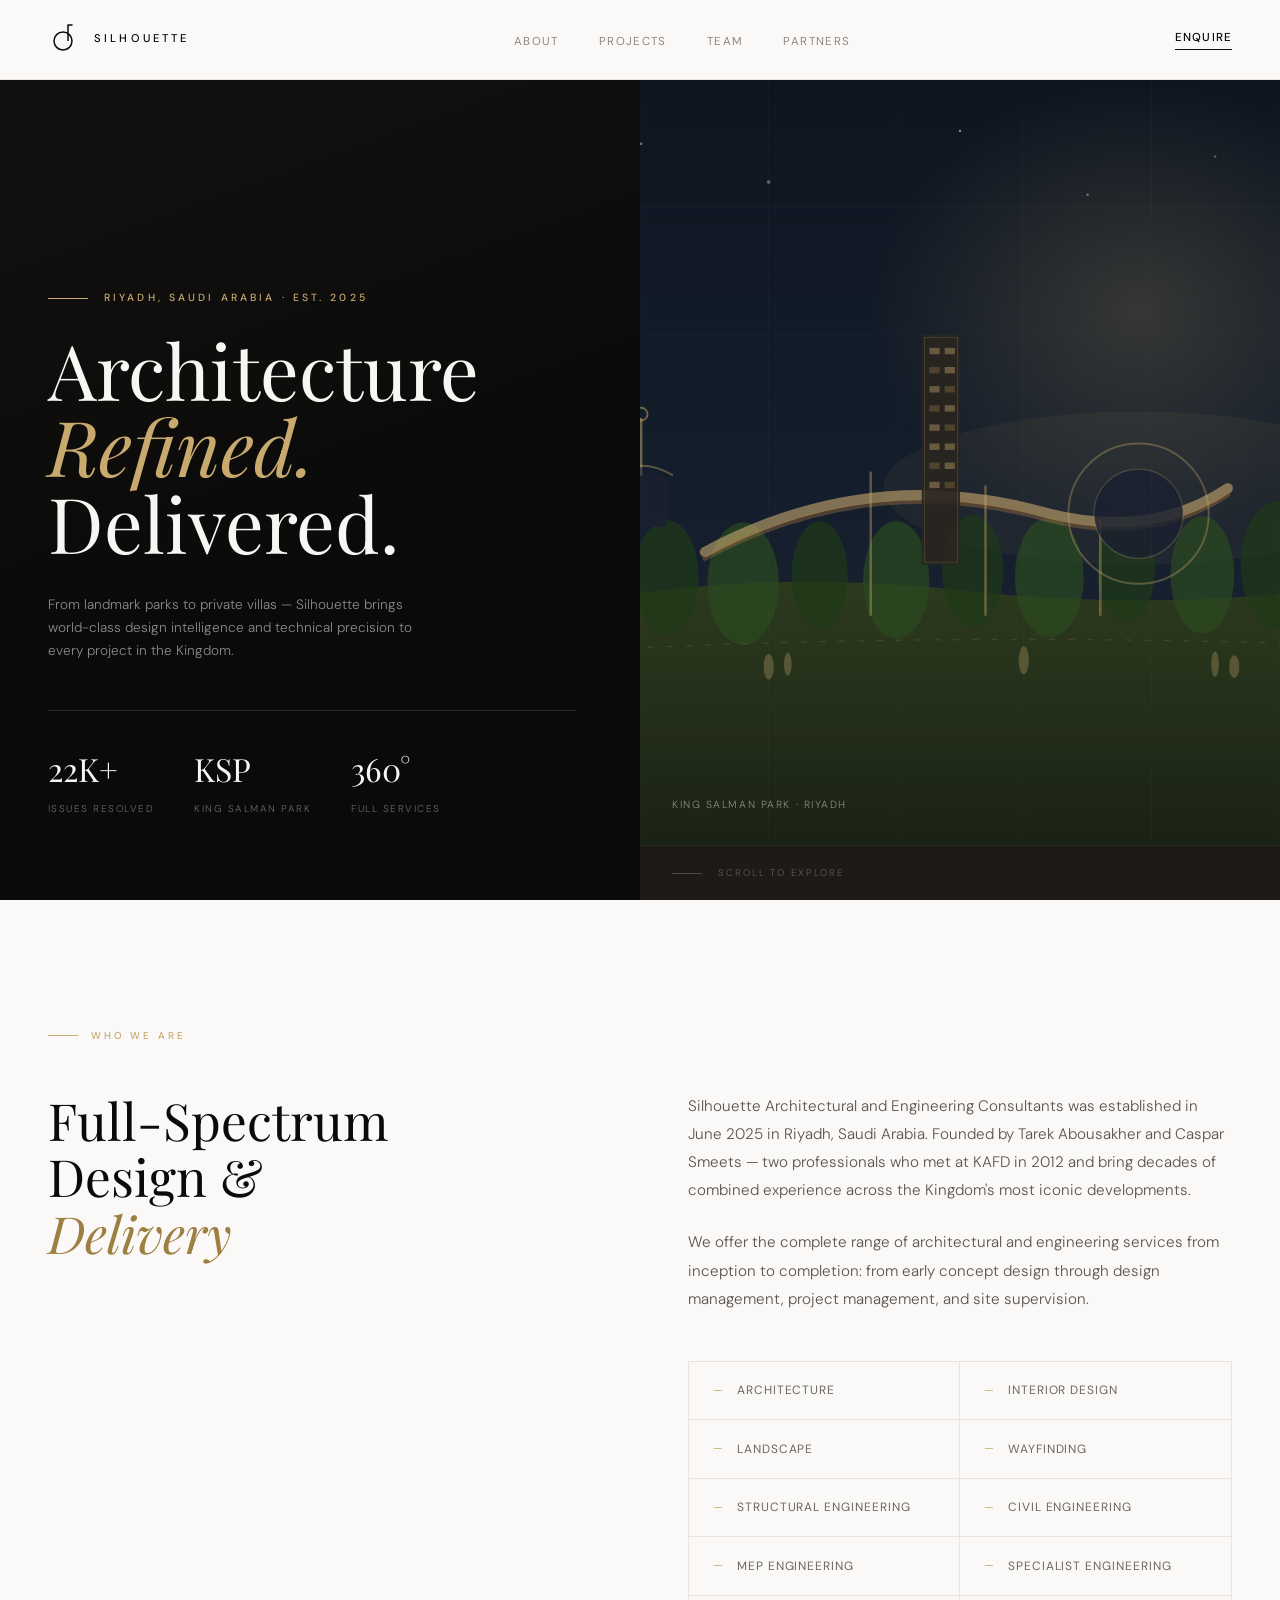
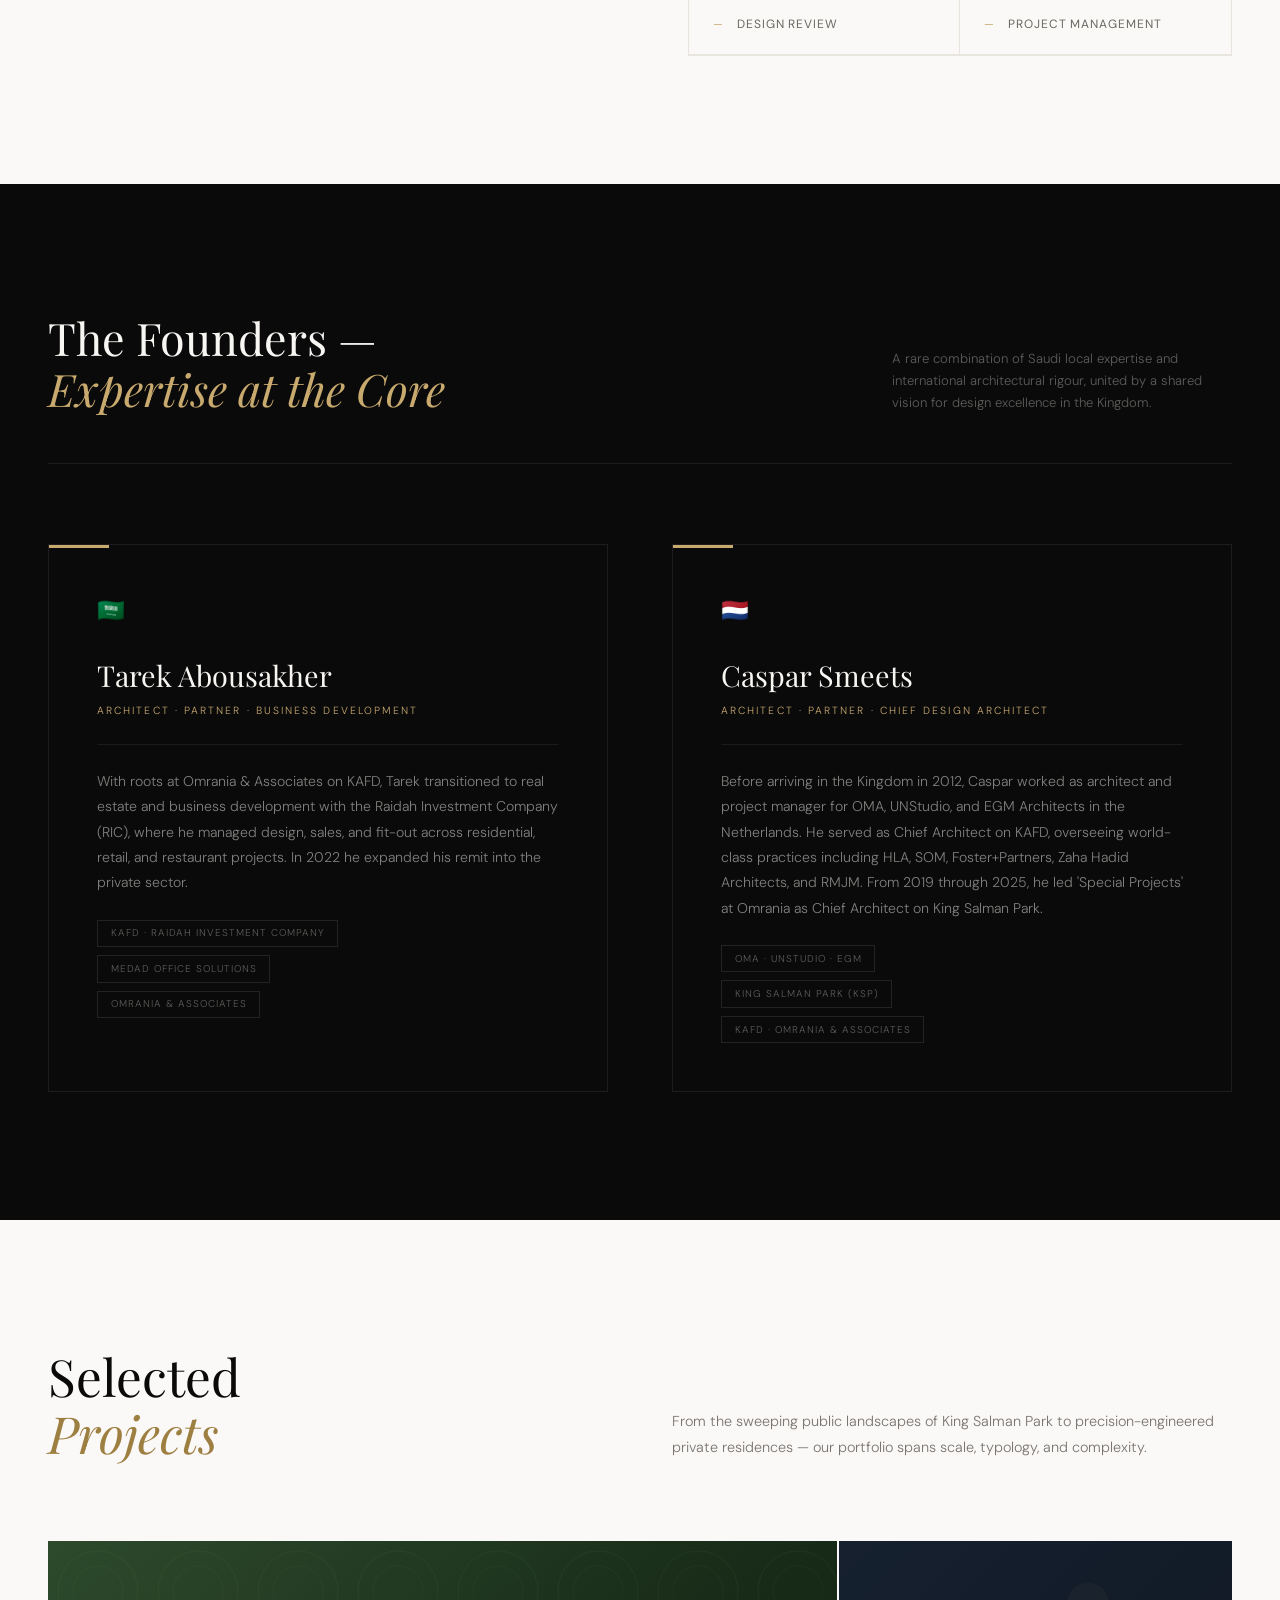
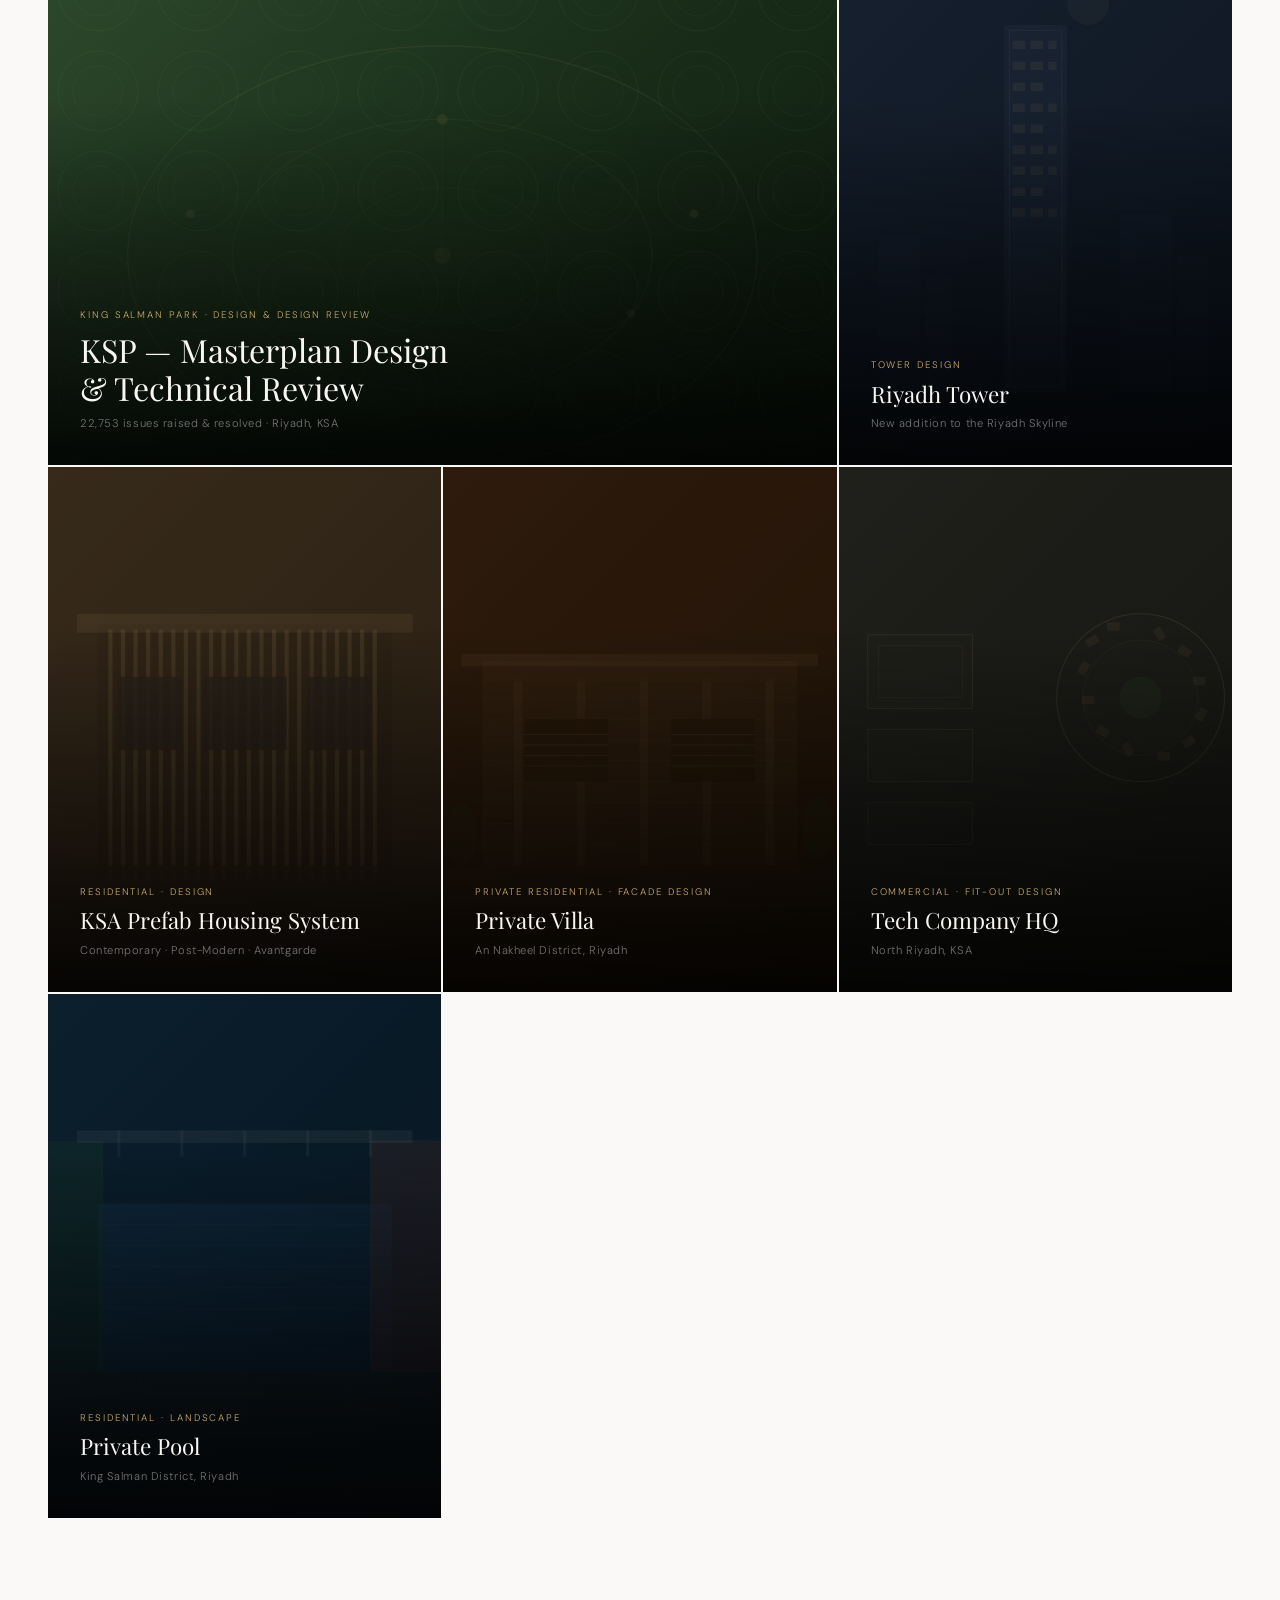
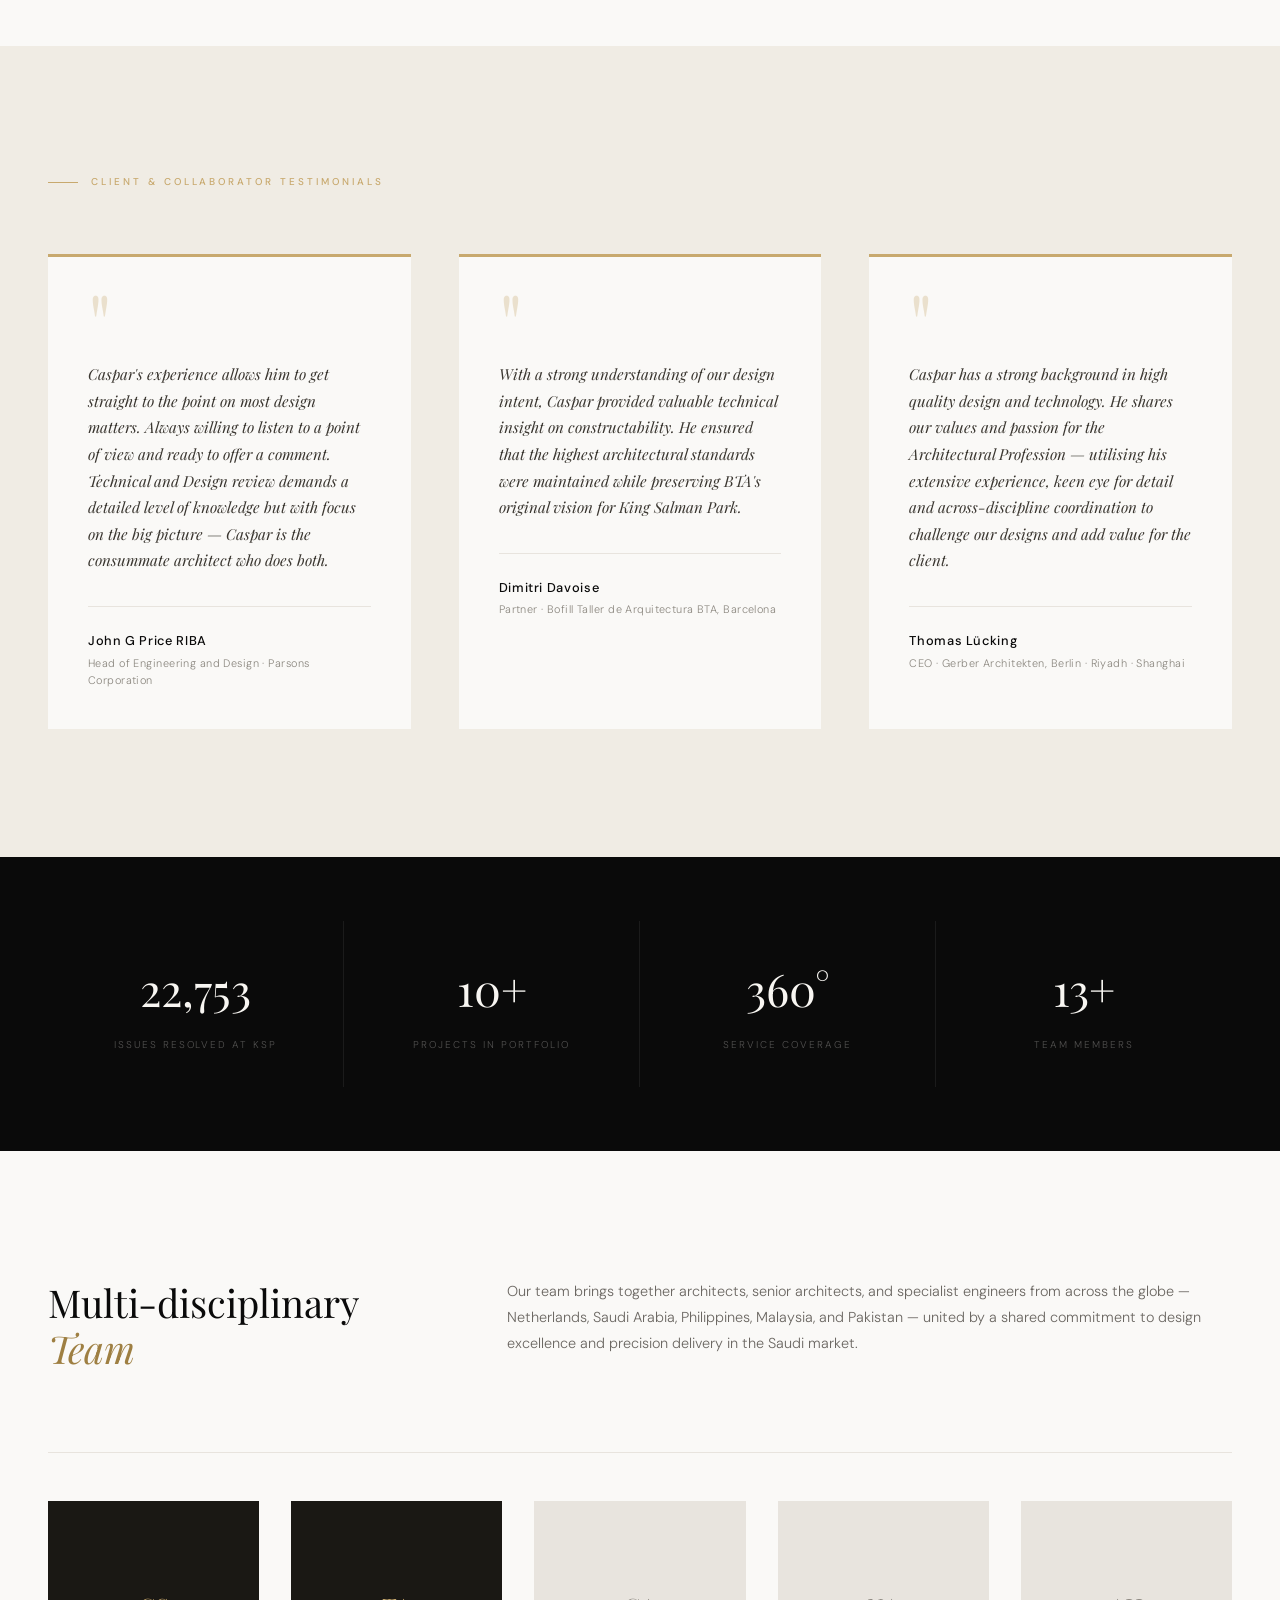
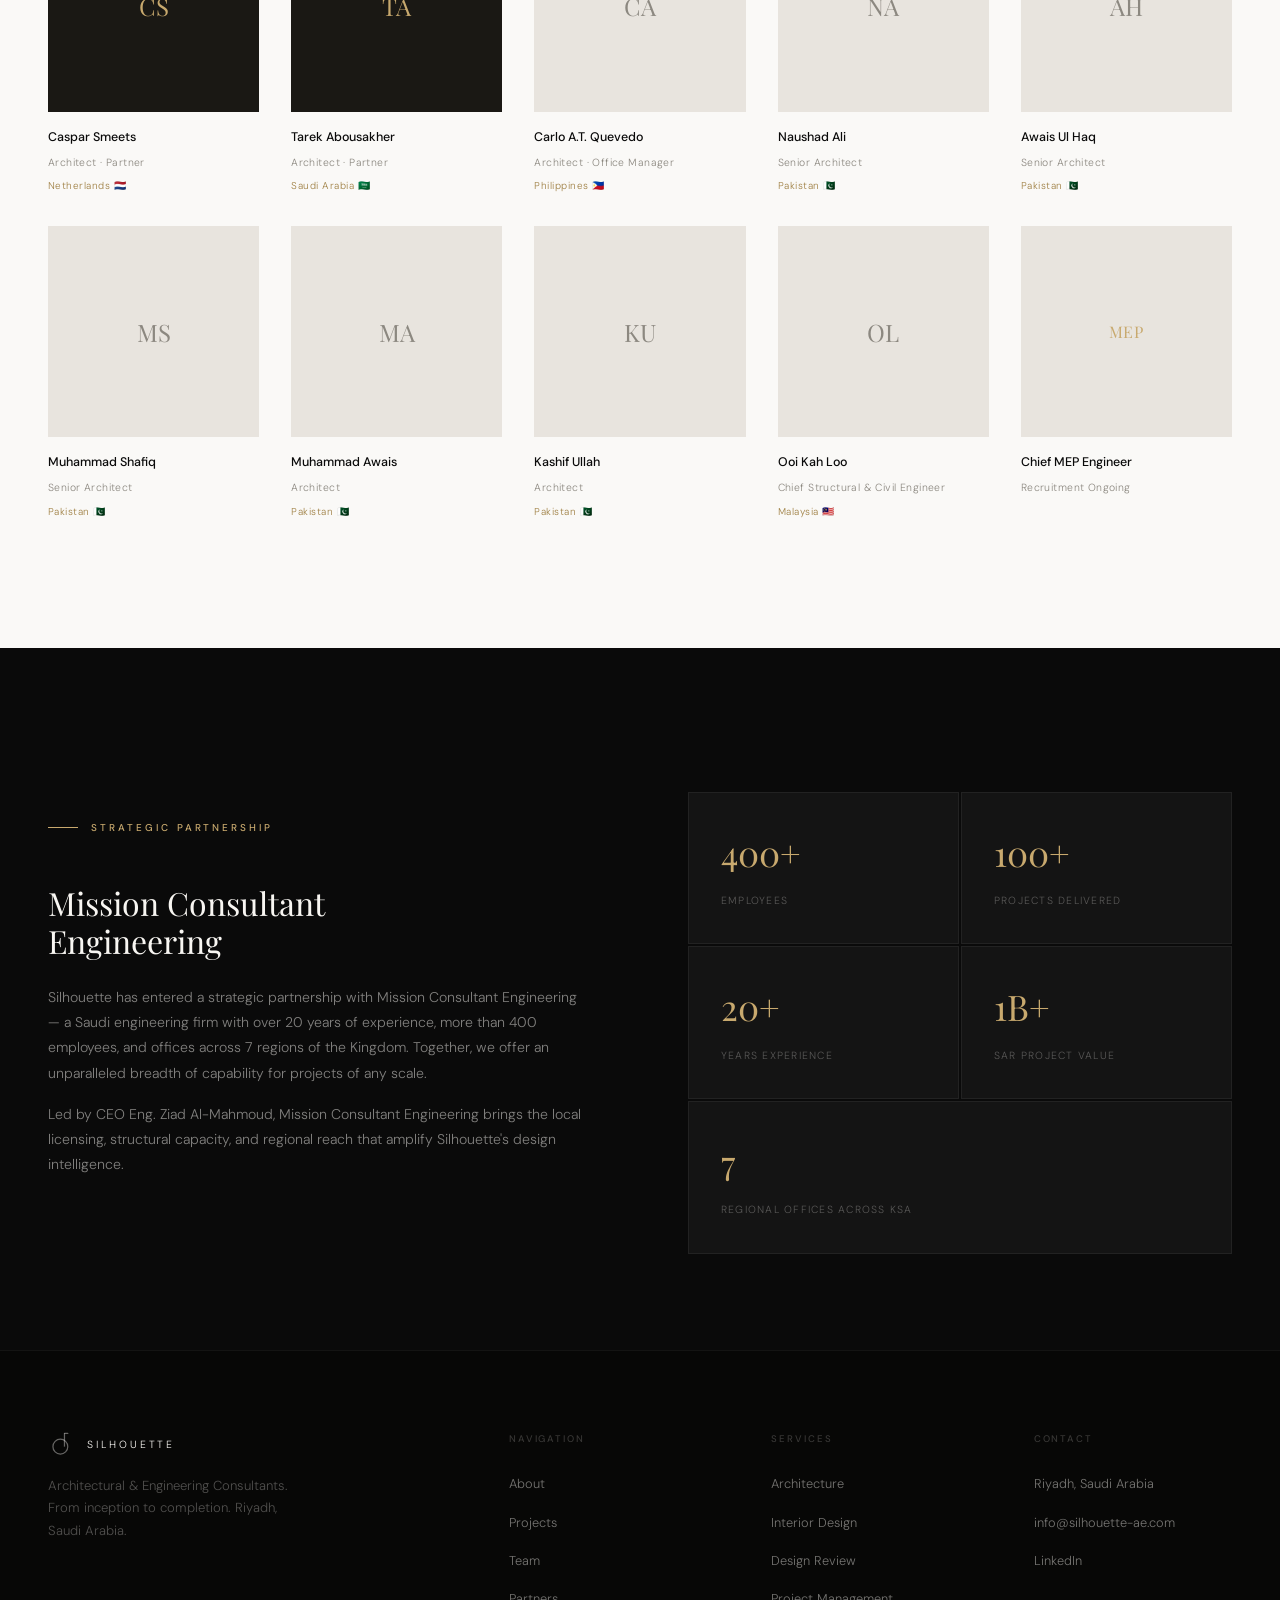
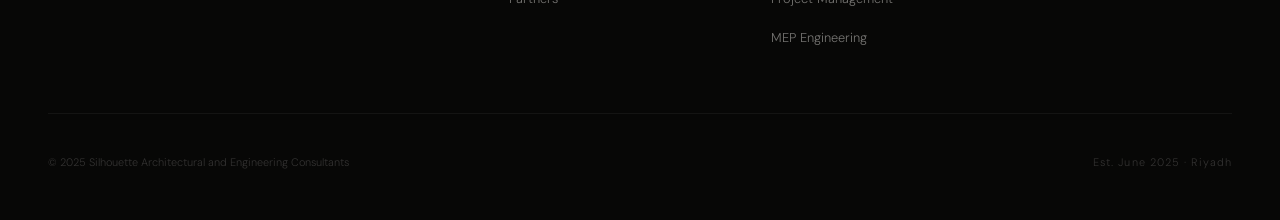
<file: silhouette-website.html>
<!DOCTYPE html>
<html lang="en">
<head>
<meta charset="UTF-8">
<meta name="viewport" content="width=device-width, initial-scale=1.0">
<title>Silhouette — Architectural & Engineering Consultants</title>
<link rel="preconnect" href="https://fonts.googleapis.com">
<link rel="preconnect" href="https://fonts.gstatic.com" crossorigin>
<link href="https://fonts.googleapis.com/css2?family=Playfair+Display:ital,wght@0,400;0,600;0,700;1,400&family=DM+Sans:wght@300;400;500&family=DM+Serif+Display:ital@0;1&display=swap" rel="stylesheet">
<style>
  :root {
    --black: #0a0a0a;
    --white: #f8f6f2;
    --warm-white: #faf9f7;
    --mid: #8c8880;
    --accent: #c8a96e;
    --accent-dark: #9e7f42;
    --light-border: #e8e4de;
    --text: #1a1814;
  }

  *, *::before, *::after { box-sizing: border-box; margin: 0; padding: 0; }

  html { scroll-behavior: smooth; }

  body {
    background: var(--warm-white);
    color: var(--text);
    font-family: 'DM Sans', sans-serif;
    font-weight: 300;
    line-height: 1.6;
    overflow-x: hidden;
  }

  /* ─── NAV ─── */
  nav {
    position: fixed;
    top: 0; left: 0; right: 0;
    z-index: 100;
    display: flex;
    align-items: center;
    justify-content: space-between;
    padding: 1.4rem 3rem;
    background: rgba(250,249,247,0.94);
    backdrop-filter: blur(12px);
    border-bottom: 1px solid var(--light-border);
  }

  .nav-logo {
    display: flex;
    align-items: center;
    gap: 0.75rem;
    text-decoration: none;
  }

  .nav-logo-mark {
    width: 34px;
    height: 34px;
  }

  .nav-logo-text {
    font-family: 'DM Sans', sans-serif;
    font-size: 0.7rem;
    font-weight: 500;
    letter-spacing: 0.28em;
    text-transform: uppercase;
    color: var(--black);
  }

  .nav-links {
    display: flex;
    gap: 2.5rem;
    list-style: none;
  }

  .nav-links a {
    font-size: 0.72rem;
    font-weight: 400;
    letter-spacing: 0.12em;
    text-transform: uppercase;
    color: var(--mid);
    text-decoration: none;
    transition: color 0.2s;
  }

  .nav-links a:hover { color: var(--black); }

  .nav-cta {
    font-size: 0.72rem;
    font-weight: 500;
    letter-spacing: 0.1em;
    text-transform: uppercase;
    color: var(--black);
    text-decoration: none;
    border-bottom: 1px solid var(--black);
    padding-bottom: 1px;
    transition: opacity 0.2s;
  }

  .nav-cta:hover { opacity: 0.5; }

  /* ─── HERO ─── */
  .hero {
    min-height: 100vh;
    display: grid;
    grid-template-columns: 1fr 1fr;
    padding-top: 80px;
  }

  .hero-left {
    display: flex;
    flex-direction: column;
    justify-content: flex-end;
    padding: 5rem 4rem 5rem 3rem;
    background: var(--black);
    position: relative;
    overflow: hidden;
  }

  .hero-left-bg {
    position: absolute;
    inset: 0;
    background: 
      linear-gradient(160deg, #1a1714 0%, #0a0a0a 60%),
      url("data:image/svg+xml,%3Csvg width='60' height='60' viewBox='0 0 60 60' xmlns='http://www.w3.org/2000/svg'%3E%3Cg fill='none' fill-rule='evenodd'%3E%3Cg fill='%23c8a96e' fill-opacity='0.04'%3E%3Cpath d='M36 34v-4h-2v4h-4v2h4v4h2v-4h4v-2h-4zm0-30V0h-2v4h-4v2h4v4h2V6h4V4h-4zM6 34v-4H4v4H0v2h4v4h2v-4h4v-2H6zM6 4V0H4v4H0v2h4v4h2V6h4V4H6z'/%3E%3C/g%3E%3C/g%3E%3C/svg%3E");
    opacity: 0.6;
  }

  .hero-eyebrow {
    font-size: 0.65rem;
    font-weight: 500;
    letter-spacing: 0.3em;
    text-transform: uppercase;
    color: var(--accent);
    margin-bottom: 1.5rem;
    position: relative;
    display: flex;
    align-items: center;
    gap: 1rem;
  }

  .hero-eyebrow::before {
    content: '';
    display: block;
    width: 40px;
    height: 1px;
    background: var(--accent);
  }

  .hero-title {
    font-family: 'Playfair Display', serif;
    font-size: clamp(3.5rem, 6vw, 5.5rem);
    font-weight: 400;
    line-height: 1.0;
    color: var(--white);
    position: relative;
    margin-bottom: 2rem;
  }

  .hero-title em {
    font-style: italic;
    color: var(--accent);
  }

  .hero-sub {
    font-size: 0.85rem;
    font-weight: 300;
    color: rgba(248,246,242,0.55);
    line-height: 1.7;
    max-width: 380px;
    position: relative;
    margin-bottom: 3rem;
  }

  .hero-stats {
    display: flex;
    gap: 2.5rem;
    position: relative;
    border-top: 1px solid rgba(200,169,110,0.2);
    padding-top: 2rem;
  }

  .stat-num {
    font-family: 'Playfair Display', serif;
    font-size: 2rem;
    font-weight: 400;
    color: var(--white);
    display: block;
  }

  .stat-label {
    font-size: 0.62rem;
    letter-spacing: 0.15em;
    text-transform: uppercase;
    color: rgba(248,246,242,0.4);
  }

  .hero-right {
    position: relative;
    overflow: hidden;
  }

  .hero-right-inner {
    width: 100%;
    height: 100%;
    background: #1e1b16;
    display: flex;
    flex-direction: column;
  }

  .hero-img-main {
    flex: 1;
    background: 
      linear-gradient(180deg, rgba(0,0,0,0.1) 0%, rgba(0,0,0,0.5) 100%),
      linear-gradient(135deg, #2a2419 0%, #3d3020 50%, #1a1410 100%);
    display: flex;
    align-items: flex-end;
    padding: 2rem;
    position: relative;
    overflow: hidden;
  }

  /* Architectural silhouette SVG as background */
  .hero-img-main::before {
    content: '';
    position: absolute;
    inset: 0;
    background: linear-gradient(160deg, #3d3020 0%, #1a1410 100%);
    opacity: 0.9;
  }

  .hero-img-svg {
    position: absolute;
    inset: 0;
    width: 100%;
    height: 100%;
    object-fit: cover;
  }

  .hero-img-caption {
    position: relative;
    z-index: 2;
    font-size: 0.65rem;
    letter-spacing: 0.15em;
    text-transform: uppercase;
    color: rgba(248,246,242,0.5);
  }

  .hero-scroll-hint {
    padding: 1.2rem 2rem;
    display: flex;
    align-items: center;
    gap: 1rem;
    border-top: 1px solid rgba(255,255,255,0.06);
  }

  .scroll-line {
    width: 30px;
    height: 1px;
    background: rgba(255,255,255,0.2);
  }

  .scroll-text {
    font-size: 0.6rem;
    letter-spacing: 0.2em;
    text-transform: uppercase;
    color: rgba(248,246,242,0.3);
  }

  /* ─── ABOUT ─── */
  .about-section {
    padding: 8rem 3rem;
    max-width: 1400px;
    margin: 0 auto;
  }

  .section-tag {
    font-size: 0.62rem;
    font-weight: 500;
    letter-spacing: 0.3em;
    text-transform: uppercase;
    color: var(--accent);
    display: flex;
    align-items: center;
    gap: 0.8rem;
    margin-bottom: 3rem;
  }

  .section-tag::before {
    content: '';
    width: 30px;
    height: 1px;
    background: var(--accent);
  }

  .about-grid {
    display: grid;
    grid-template-columns: 1fr 1fr;
    gap: 6rem;
    align-items: start;
  }

  .about-headline {
    font-family: 'Playfair Display', serif;
    font-size: clamp(2.5rem, 4vw, 3.8rem);
    font-weight: 400;
    line-height: 1.1;
    color: var(--black);
  }

  .about-headline em {
    font-style: italic;
    color: var(--accent-dark);
  }

  .about-body {
    font-size: 0.95rem;
    line-height: 1.85;
    color: #5a5450;
    margin-bottom: 1.5rem;
  }

  .about-services {
    margin-top: 3rem;
    display: grid;
    grid-template-columns: 1fr 1fr;
    gap: 0;
    border: 1px solid var(--light-border);
  }

  .service-item {
    padding: 1.2rem 1.5rem;
    border-bottom: 1px solid var(--light-border);
    font-size: 0.75rem;
    font-weight: 400;
    letter-spacing: 0.08em;
    text-transform: uppercase;
    color: #6b6762;
    display: flex;
    align-items: center;
    gap: 0.8rem;
    transition: background 0.2s, color 0.2s;
    cursor: default;
  }

  .service-item:nth-child(odd) { border-right: 1px solid var(--light-border); }

  .service-item:hover {
    background: var(--black);
    color: var(--white);
  }

  .service-item::before {
    content: '—';
    color: var(--accent);
    font-size: 0.7rem;
  }

  /* ─── FOUNDERS ─── */
  .founders-section {
    background: var(--black);
    padding: 8rem 3rem;
  }

  .founders-inner {
    max-width: 1400px;
    margin: 0 auto;
  }

  .founders-header {
    display: flex;
    justify-content: space-between;
    align-items: flex-end;
    margin-bottom: 5rem;
    border-bottom: 1px solid rgba(255,255,255,0.08);
    padding-bottom: 3rem;
  }

  .founders-headline {
    font-family: 'Playfair Display', serif;
    font-size: clamp(2rem, 3.5vw, 3rem);
    font-weight: 400;
    color: var(--white);
    line-height: 1.15;
  }

  .founders-headline em {
    font-style: italic;
    color: var(--accent);
  }

  .founders-grid {
    display: grid;
    grid-template-columns: 1fr 1fr;
    gap: 4rem;
  }

  .founder-card {
    border: 1px solid rgba(255,255,255,0.08);
    padding: 3rem;
    position: relative;
  }

  .founder-card::before {
    content: '';
    position: absolute;
    top: 0; left: 0;
    width: 60px;
    height: 3px;
    background: var(--accent);
  }

  .founder-flag {
    font-size: 1.4rem;
    margin-bottom: 1.5rem;
  }

  .founder-name {
    font-family: 'Playfair Display', serif;
    font-size: 1.8rem;
    font-weight: 400;
    color: var(--white);
    margin-bottom: 0.3rem;
  }

  .founder-title {
    font-size: 0.65rem;
    letter-spacing: 0.2em;
    text-transform: uppercase;
    color: var(--accent);
    margin-bottom: 1.5rem;
  }

  .founder-bio {
    font-size: 0.88rem;
    line-height: 1.8;
    color: rgba(248,246,242,0.5);
    border-top: 1px solid rgba(255,255,255,0.07);
    padding-top: 1.5rem;
  }

  .founder-highlights {
    margin-top: 1.5rem;
    display: flex;
    flex-direction: column;
    gap: 0.5rem;
  }

  .highlight-tag {
    display: inline-block;
    font-size: 0.62rem;
    letter-spacing: 0.1em;
    text-transform: uppercase;
    color: rgba(248,246,242,0.35);
    border: 1px solid rgba(255,255,255,0.1);
    padding: 0.3rem 0.8rem;
    width: fit-content;
  }

  /* ─── PROJECTS ─── */
  .projects-section {
    padding: 8rem 3rem;
    max-width: 1400px;
    margin: 0 auto;
  }

  .projects-header {
    display: grid;
    grid-template-columns: 1fr 1fr;
    gap: 4rem;
    align-items: end;
    margin-bottom: 5rem;
  }

  .projects-headline {
    font-family: 'Playfair Display', serif;
    font-size: clamp(2.5rem, 4vw, 3.5rem);
    font-weight: 400;
    line-height: 1.1;
    color: var(--black);
  }

  .projects-headline em {
    font-style: italic;
    color: var(--accent-dark);
  }

  .projects-intro {
    font-size: 0.9rem;
    line-height: 1.8;
    color: #7a7470;
    align-self: end;
  }

  .projects-grid {
    display: grid;
    grid-template-columns: repeat(3, 1fr);
    gap: 2px;
  }

  .project-card {
    position: relative;
    overflow: hidden;
    aspect-ratio: 3/4;
    cursor: pointer;
    background: var(--black);
  }

  .project-card.featured {
    grid-column: span 2;
    aspect-ratio: auto;
    min-height: 500px;
  }

  .project-bg {
    position: absolute;
    inset: 0;
    transition: transform 0.6s ease;
  }

  .project-card:hover .project-bg { transform: scale(1.04); }

  .project-overlay {
    position: absolute;
    inset: 0;
    background: linear-gradient(180deg, transparent 30%, rgba(0,0,0,0.85) 100%);
    display: flex;
    flex-direction: column;
    justify-content: flex-end;
    padding: 2rem;
  }

  .project-cat {
    font-size: 0.6rem;
    letter-spacing: 0.2em;
    text-transform: uppercase;
    color: var(--accent);
    margin-bottom: 0.5rem;
  }

  .project-name {
    font-family: 'Playfair Display', serif;
    font-size: 1.4rem;
    font-weight: 400;
    color: var(--white);
    line-height: 1.2;
    margin-bottom: 0.5rem;
  }

  .project-card.featured .project-name { font-size: 2rem; }

  .project-loc {
    font-size: 0.7rem;
    color: rgba(248,246,242,0.45);
    letter-spacing: 0.05em;
  }

  .project-arrow {
    position: absolute;
    top: 1.5rem;
    right: 1.5rem;
    width: 36px;
    height: 36px;
    border: 1px solid rgba(255,255,255,0.2);
    display: flex;
    align-items: center;
    justify-content: center;
    opacity: 0;
    transition: opacity 0.3s;
    color: white;
    font-size: 1rem;
  }

  .project-card:hover .project-arrow { opacity: 1; }

  /* Project background gradients */
  .bg-ksp { background: linear-gradient(135deg, #2d4a2d 0%, #1a2e1a 50%, #0d1a0d 100%); }
  .bg-prefab { background: linear-gradient(135deg, #3d3020 0%, #2a2015 100%); }
  .bg-tower { background: linear-gradient(135deg, #1a2535 0%, #0d151f 100%); }
  .bg-hq { background: linear-gradient(135deg, #252520 0%, #151512 100%); }
  .bg-villa { background: linear-gradient(135deg, #352010 0%, #201508 100%); }
  .bg-pool { background: linear-gradient(135deg, #0d2535 0%, #081520 100%); }

  /* Architectural pattern overlays */
  .bg-ksp::after {
    content: '';
    position: absolute;
    inset: 0;
    background: url("data:image/svg+xml,%3Csvg xmlns='http://www.w3.org/2000/svg' width='100' height='100' viewBox='0 0 100 100'%3E%3Ccircle cx='50' cy='50' r='40' fill='none' stroke='rgba(100,160,80,0.08)' stroke-width='1'/%3E%3Ccircle cx='50' cy='50' r='25' fill='none' stroke='rgba(100,160,80,0.05)' stroke-width='1'/%3E%3C/svg%3E");
  }

  /* ─── TESTIMONIALS ─── */
  .testimonials-section {
    background: #f0ece4;
    padding: 8rem 3rem;
  }

  .testimonials-inner {
    max-width: 1400px;
    margin: 0 auto;
  }

  .testimonials-grid {
    display: grid;
    grid-template-columns: repeat(3, 1fr);
    gap: 3rem;
    margin-top: 4rem;
  }

  .testimonial-card {
    background: var(--warm-white);
    padding: 2.5rem;
    border-top: 3px solid var(--accent);
    position: relative;
  }

  .quote-mark {
    font-family: 'Playfair Display', serif;
    font-size: 5rem;
    line-height: 0.6;
    color: var(--accent);
    opacity: 0.3;
    margin-bottom: 1rem;
    display: block;
  }

  .testimonial-text {
    font-family: 'Playfair Display', serif;
    font-size: 0.95rem;
    font-style: italic;
    line-height: 1.75;
    color: #3a3630;
    margin-bottom: 2rem;
  }

  .testimonial-author {
    display: flex;
    flex-direction: column;
    gap: 0.2rem;
    padding-top: 1.5rem;
    border-top: 1px solid var(--light-border);
  }

  .author-name {
    font-size: 0.8rem;
    font-weight: 500;
    color: var(--black);
    letter-spacing: 0.05em;
  }

  .author-role {
    font-size: 0.68rem;
    color: var(--mid);
    letter-spacing: 0.04em;
  }

  /* ─── STATS BAR ─── */
  .stats-bar {
    background: var(--black);
    padding: 4rem 3rem;
    display: grid;
    grid-template-columns: repeat(4, 1fr);
    gap: 0;
    max-width: 100%;
  }

  .stats-bar-item {
    padding: 2rem 3rem;
    border-right: 1px solid rgba(255,255,255,0.07);
    text-align: center;
  }

  .stats-bar-item:last-child { border-right: none; }

  .stats-bar-num {
    font-family: 'Playfair Display', serif;
    font-size: 2.8rem;
    font-weight: 400;
    color: var(--white);
    display: block;
    margin-bottom: 0.3rem;
  }

  .stats-bar-label {
    font-size: 0.62rem;
    letter-spacing: 0.2em;
    text-transform: uppercase;
    color: rgba(248,246,242,0.3);
  }

  /* ─── TEAM ─── */
  .team-section {
    padding: 8rem 3rem;
    max-width: 1400px;
    margin: 0 auto;
  }

  .team-intro-grid {
    display: grid;
    grid-template-columns: 1fr 2fr;
    gap: 6rem;
    margin-bottom: 5rem;
  }

  .team-headline {
    font-family: 'Playfair Display', serif;
    font-size: clamp(2rem, 3vw, 2.8rem);
    font-weight: 400;
    line-height: 1.2;
    color: var(--black);
  }

  .team-headline em {
    font-style: italic;
    color: var(--accent-dark);
  }

  .team-body {
    font-size: 0.9rem;
    line-height: 1.8;
    color: #6b6762;
    align-self: start;
  }

  .team-list {
    display: grid;
    grid-template-columns: repeat(5, 1fr);
    gap: 2rem;
    border-top: 1px solid var(--light-border);
    padding-top: 3rem;
  }

  .team-member {
    display: flex;
    flex-direction: column;
    gap: 0.5rem;
  }

  .member-avatar {
    width: 100%;
    aspect-ratio: 1;
    background: #e8e4de;
    margin-bottom: 0.5rem;
    display: flex;
    align-items: center;
    justify-content: center;
    font-family: 'Playfair Display', serif;
    font-size: 1.5rem;
    color: var(--mid);
    position: relative;
    overflow: hidden;
  }

  .member-avatar::after {
    content: '';
    position: absolute;
    bottom: 0; left: 0; right: 0;
    height: 3px;
    background: var(--accent);
    transform: scaleX(0);
    transition: transform 0.3s;
    transform-origin: left;
  }

  .team-member:hover .member-avatar::after { transform: scaleX(1); }

  .member-name {
    font-size: 0.78rem;
    font-weight: 500;
    color: var(--black);
  }

  .member-role {
    font-size: 0.65rem;
    color: var(--mid);
    letter-spacing: 0.04em;
    line-height: 1.4;
  }

  .member-country {
    font-size: 0.62rem;
    color: var(--accent-dark);
    letter-spacing: 0.05em;
  }

  /* ─── PARTNERSHIP ─── */
  .partnership-section {
    background: var(--black);
    padding: 6rem 3rem;
  }

  .partnership-inner {
    max-width: 1400px;
    margin: 0 auto;
    display: grid;
    grid-template-columns: 1fr 1fr;
    gap: 6rem;
    align-items: center;
  }

  .partnership-text .section-tag { /* inherits */ }

  .partnership-headline {
    font-family: 'Playfair Display', serif;
    font-size: clamp(1.8rem, 2.5vw, 2.5rem);
    font-weight: 400;
    color: var(--white);
    line-height: 1.2;
    margin-bottom: 1.5rem;
    margin-top: 1rem;
  }

  .partnership-body {
    font-size: 0.88rem;
    line-height: 1.8;
    color: rgba(248,246,242,0.5);
  }

  .mission-stats {
    display: grid;
    grid-template-columns: 1fr 1fr;
    gap: 2px;
    margin-top: 3rem;
  }

  .mission-stat {
    background: rgba(255,255,255,0.04);
    padding: 2rem;
    border: 1px solid rgba(255,255,255,0.06);
    transition: background 0.2s;
  }

  .mission-stat:hover { background: rgba(200,169,110,0.08); }

  .mission-stat-num {
    font-family: 'Playfair Display', serif;
    font-size: 2.2rem;
    font-weight: 400;
    color: var(--accent);
    display: block;
    margin-bottom: 0.3rem;
  }

  .mission-stat-label {
    font-size: 0.65rem;
    letter-spacing: 0.12em;
    text-transform: uppercase;
    color: rgba(248,246,242,0.3);
  }

  /* ─── FOOTER ─── */
  footer {
    background: #070706;
    padding: 5rem 3rem 3rem;
    border-top: 1px solid rgba(255,255,255,0.05);
  }

  .footer-inner {
    max-width: 1400px;
    margin: 0 auto;
  }

  .footer-top {
    display: grid;
    grid-template-columns: 2fr 1fr 1fr 1fr;
    gap: 4rem;
    padding-bottom: 4rem;
    border-bottom: 1px solid rgba(255,255,255,0.05);
    margin-bottom: 2.5rem;
  }

  .footer-brand-name {
    font-family: 'DM Sans', sans-serif;
    font-size: 0.65rem;
    letter-spacing: 0.28em;
    text-transform: uppercase;
    color: var(--white);
    margin-bottom: 1rem;
    display: flex;
    align-items: center;
    gap: 0.7rem;
  }

  .footer-tagline {
    font-size: 0.82rem;
    line-height: 1.7;
    color: rgba(248,246,242,0.3);
    max-width: 260px;
  }

  .footer-col-title {
    font-size: 0.6rem;
    font-weight: 500;
    letter-spacing: 0.2em;
    text-transform: uppercase;
    color: rgba(248,246,242,0.2);
    margin-bottom: 1.5rem;
  }

  .footer-links {
    list-style: none;
    display: flex;
    flex-direction: column;
    gap: 0.8rem;
  }

  .footer-links a {
    font-size: 0.8rem;
    color: rgba(248,246,242,0.45);
    text-decoration: none;
    transition: color 0.2s;
  }

  .footer-links a:hover { color: var(--white); }

  .footer-bottom {
    display: flex;
    justify-content: space-between;
    align-items: center;
  }

  .footer-copy {
    font-size: 0.68rem;
    color: rgba(248,246,242,0.18);
  }

  .footer-est {
    font-size: 0.68rem;
    color: rgba(248,246,242,0.18);
    letter-spacing: 0.1em;
  }

  /* ─── DIVIDER ELEMENT ─── */
  .h-divider {
    width: 100%;
    height: 1px;
    background: var(--light-border);
    margin: 5rem 0;
  }

  /* ─── LOGO MARK SVG ─── */
  .silhouette-mark path { transition: fill 0.2s; }

  /* ─── SCROLL ANIMATIONS ─── */
  .fade-up {
    opacity: 0;
    transform: translateY(30px);
    transition: opacity 0.7s ease, transform 0.7s ease;
  }
  .fade-up.visible {
    opacity: 1;
    transform: translateY(0);
  }
  .fade-up:nth-child(2) { transition-delay: 0.1s; }
  .fade-up:nth-child(3) { transition-delay: 0.2s; }
  .fade-up:nth-child(4) { transition-delay: 0.3s; }
</style>
</head>
<body>

<!-- ─── NAVIGATION ─── -->
<nav>
  <a href="#" class="nav-logo">
    <svg class="nav-logo-mark silhouette-mark" width="34" height="34" viewBox="0 0 34 34" fill="none" xmlns="http://www.w3.org/2000/svg">
      <circle cx="15" cy="19" r="9" stroke="#0a0a0a" stroke-width="1.5" fill="none"/>
      <line x1="20" y1="3" x2="20" y2="19" stroke="#0a0a0a" stroke-width="1.5"/>
      <path d="M20 3 Q20 3 24 3" stroke="#0a0a0a" stroke-width="1.5" fill="none" stroke-linecap="round"/>
    </svg>
    <span class="nav-logo-text">Silhouette</span>
  </a>
  <ul class="nav-links">
    <li><a href="#about">About</a></li>
    <li><a href="#projects">Projects</a></li>
    <li><a href="#team">Team</a></li>
    <li><a href="#partnership">Partners</a></li>
  </ul>
  <a href="#contact" class="nav-cta">Enquire</a>
</nav>

<!-- ─── HERO ─── -->
<section class="hero">
  <div class="hero-left">
    <div class="hero-left-bg"></div>
    <span class="hero-eyebrow">Riyadh, Saudi Arabia · Est. 2025</span>
    <h1 class="hero-title">
      Architecture<br>
      <em>Refined.</em><br>
      Delivered.
    </h1>
    <p class="hero-sub">
      From landmark parks to private villas — Silhouette brings world-class design intelligence and technical precision to every project in the Kingdom.
    </p>
    <div class="hero-stats">
      <div>
        <span class="stat-num">22K+</span>
        <span class="stat-label">Issues Resolved</span>
      </div>
      <div>
        <span class="stat-num">KSP</span>
        <span class="stat-label">King Salman Park</span>
      </div>
      <div>
        <span class="stat-num">360°</span>
        <span class="stat-label">Full Services</span>
      </div>
    </div>
  </div>
  <div class="hero-right">
    <div class="hero-right-inner">
      <div class="hero-img-main">
        <!-- Architectural illustration as SVG -->
        <svg class="hero-img-svg" viewBox="0 0 700 600" xmlns="http://www.w3.org/2000/svg" preserveAspectRatio="xMidYMid slice">
          <!-- Sky gradient -->
          <defs>
            <linearGradient id="skyGrad" x1="0%" y1="0%" x2="0%" y2="100%">
              <stop offset="0%" style="stop-color:#0d1520;stop-opacity:1" />
              <stop offset="100%" style="stop-color:#1a2535;stop-opacity:1" />
            </linearGradient>
            <linearGradient id="groundGrad" x1="0%" y1="0%" x2="0%" y2="100%">
              <stop offset="0%" style="stop-color:#2d3a1e;stop-opacity:1" />
              <stop offset="100%" style="stop-color:#1a2215;stop-opacity:1" />
            </linearGradient>
            <linearGradient id="buildingGrad" x1="0%" y1="0%" x2="100%" y2="100%">
              <stop offset="0%" style="stop-color:#3d3020;stop-opacity:1" />
              <stop offset="100%" style="stop-color:#c8a96e;stop-opacity:0.6" />
            </linearGradient>
            <radialGradient id="sunGlow" cx="70%" cy="30%" r="30%">
              <stop offset="0%" style="stop-color:#c8a96e;stop-opacity:0.2" />
              <stop offset="100%" style="stop-color:#c8a96e;stop-opacity:0" />
            </radialGradient>
          </defs>
          
          <!-- Background -->
          <rect width="700" height="600" fill="url(#skyGrad)"/>
          <rect width="700" height="600" fill="url(#sunGlow)"/>
          
          <!-- Horizon glow -->
          <ellipse cx="490" cy="320" rx="200" ry="60" fill="#c8a96e" opacity="0.06"/>
          
          <!-- Stars -->
          <circle cx="100" cy="50" r="1" fill="white" opacity="0.4"/>
          <circle cx="200" cy="80" r="1.5" fill="white" opacity="0.3"/>
          <circle cx="350" cy="40" r="1" fill="white" opacity="0.5"/>
          <circle cx="550" cy="60" r="1" fill="white" opacity="0.3"/>
          <circle cx="620" cy="100" r="1.5" fill="white" opacity="0.4"/>
          <circle cx="80" cy="130" r="1" fill="white" opacity="0.25"/>
          <circle cx="450" cy="90" r="1" fill="white" opacity="0.35"/>
          
          <!-- KSP-inspired landscape: rolling park with architectural elements -->
          <!-- Ground / park area -->
          <path d="M0 420 Q175 380 350 400 Q525 420 700 390 L700 600 L0 600Z" fill="url(#groundGrad)"/>
          
          <!-- Trees line -->
          <g opacity="0.7">
            <ellipse cx="60" cy="400" rx="30" ry="50" fill="#2a4a20"/>
            <ellipse cx="120" cy="390" rx="25" ry="45" fill="#1e3a18"/>
            <ellipse cx="180" cy="395" rx="28" ry="48" fill="#2a4a20"/>
            <ellipse cx="240" cy="388" rx="22" ry="42" fill="#1e3a18"/>
            <ellipse cx="300" cy="392" rx="26" ry="46" fill="#2a4a20"/>
            <ellipse cx="360" cy="385" rx="24" ry="44" fill="#1e3a18"/>
            <ellipse cx="420" cy="390" rx="27" ry="47" fill="#2a4a20"/>
            <ellipse cx="480" cy="382" rx="23" ry="43" fill="#1e3a18"/>
            <ellipse cx="540" cy="388" rx="25" ry="46" fill="#2a4a20"/>
            <ellipse cx="600" cy="380" rx="30" ry="50" fill="#1e3a18"/>
            <ellipse cx="660" cy="385" rx="22" ry="42" fill="#2a4a20"/>
          </g>
          
          <!-- Bridge / loop bridge structure (KSP-inspired) -->
          <path d="M150 370 Q280 300 420 340 Q500 360 560 320" fill="none" stroke="#c8a96e" stroke-width="8" opacity="0.6" stroke-linecap="round"/>
          <path d="M150 375 Q280 305 420 345 Q500 365 560 325" fill="none" stroke="#a07040" stroke-width="4" opacity="0.4" stroke-linecap="round"/>
          <!-- Bridge supports -->
          <line x1="280" y1="307" x2="280" y2="420" stroke="#c8a96e" stroke-width="2" opacity="0.4"/>
          <line x1="370" y1="318" x2="370" y2="420" stroke="#c8a96e" stroke-width="2" opacity="0.4"/>
          <line x1="460" y1="345" x2="460" y2="420" stroke="#c8a96e" stroke-width="2" opacity="0.4"/>
          
          <!-- Circular building (KSP Hub) -->
          <circle cx="490" cy="340" r="55" fill="none" stroke="#c8a96e" stroke-width="1.5" opacity="0.35"/>
          <circle cx="490" cy="340" r="35" fill="#1a2030" opacity="0.8"/>
          <circle cx="490" cy="340" r="35" fill="none" stroke="#c8a96e" stroke-width="1" opacity="0.25"/>
          
          <!-- Tower (Riyadh Tower reference) -->
          <rect x="320" y="200" width="30" height="180" fill="#2a2520" opacity="0.9"/>
          <rect x="322" y="202" width="26" height="176" fill="none" stroke="#c8a96e" stroke-width="0.5" opacity="0.3"/>
          <!-- Tower windows -->
          <g opacity="0.4">
            <rect x="326" y="210" width="8" height="5" fill="#c8a96e"/>
            <rect x="338" y="210" width="8" height="5" fill="#c8a96e"/>
            <rect x="326" y="225" width="8" height="5" fill="#8a7040"/>
            <rect x="338" y="225" width="8" height="5" fill="#c8a96e"/>
            <rect x="326" y="240" width="8" height="5" fill="#c8a96e"/>
            <rect x="338" y="240" width="8" height="5" fill="#8a7040"/>
            <rect x="326" y="255" width="8" height="5" fill="#8a7040"/>
            <rect x="338" y="255" width="8" height="5" fill="#c8a96e"/>
            <rect x="326" y="270" width="8" height="5" fill="#c8a96e"/>
            <rect x="338" y="270" width="8" height="5" fill="#8a7040"/>
            <rect x="326" y="285" width="8" height="5" fill="#c8a96e"/>
            <rect x="338" y="285" width="8" height="5" fill="#c8a96e"/>
            <rect x="326" y="300" width="8" height="5" fill="#8a7040"/>
            <rect x="338" y="300" width="8" height="5" fill="#c8a96e"/>
            <rect x="326" y="315" width="8" height="5" fill="#c8a96e"/>
            <rect x="338" y="315" width="8" height="5" fill="#8a7040"/>
          </g>
          
          <!-- Mosque structure reference -->
          <path d="M80 350 L80 310 L120 310 L120 350Z" fill="#1a2030" opacity="0.85"/>
          <path d="M100 310 L100 280 Q100 270 100 265" fill="none" stroke="#c8a96e" stroke-width="2" opacity="0.5"/>
          <circle cx="100" cy="262" r="5" fill="none" stroke="#c8a96e" stroke-width="1.5" opacity="0.5"/>
          <path d="M75 310 Q100 295 125 310" fill="none" stroke="#c8a96e" stroke-width="1.5" opacity="0.4"/>
          <path d="M83 310 Q100 298 117 310" fill="#1a2030" opacity="0.5"/>
          
          <!-- Path / walkway -->
          <path d="M0 450 Q350 430 700 445" fill="none" stroke="#c8a96e" stroke-width="1" opacity="0.15" stroke-dasharray="5,10"/>
          
          <!-- Foreground figures (silhouette people) -->
          <g opacity="0.3" fill="#c8a96e">
            <ellipse cx="200" cy="460" rx="4" ry="10" />
            <ellipse cx="215" cy="458" rx="3" ry="9" />
            <ellipse cx="400" cy="455" rx="4" ry="11" />
            <ellipse cx="550" cy="458" rx="3" ry="10" />
            <ellipse cx="565" cy="460" rx="4" ry="9" />
          </g>
          
          <!-- Subtle grid overlay -->
          <g opacity="0.03" stroke="white" stroke-width="0.5">
            <line x1="0" y1="100" x2="700" y2="100"/>
            <line x1="0" y1="200" x2="700" y2="200"/>
            <line x1="0" y1="300" x2="700" y2="300"/>
            <line x1="100" y1="0" x2="100" y2="600"/>
            <line x1="200" y1="0" x2="200" y2="600"/>
            <line x1="300" y1="0" x2="300" y2="600"/>
            <line x1="400" y1="0" x2="400" y2="600"/>
            <line x1="500" y1="0" x2="500" y2="600"/>
            <line x1="600" y1="0" x2="600" y2="600"/>
          </g>
        </svg>
        <span class="hero-img-caption">King Salman Park · Riyadh</span>
      </div>
      <div class="hero-scroll-hint">
        <div class="scroll-line"></div>
        <span class="scroll-text">Scroll to explore</span>
      </div>
    </div>
  </div>
</section>

<!-- ─── ABOUT ─── -->
<section class="about-section" id="about">
  <span class="section-tag">Who We Are</span>
  <div class="about-grid">
    <div>
      <h2 class="about-headline">
        Full-Spectrum<br>
        Design &<br>
        <em>Delivery</em>
      </h2>
    </div>
    <div>
      <p class="about-body">
        Silhouette Architectural and Engineering Consultants was established in June 2025 in Riyadh, Saudi Arabia. Founded by Tarek Abousakher and Caspar Smeets — two professionals who met at KAFD in 2012 and bring decades of combined experience across the Kingdom's most iconic developments.
      </p>
      <p class="about-body">
        We offer the complete range of architectural and engineering services from inception to completion: from early concept design through design management, project management, and site supervision.
      </p>
      <div class="about-services">
        <div class="service-item">Architecture</div>
        <div class="service-item">Interior Design</div>
        <div class="service-item">Landscape</div>
        <div class="service-item">Wayfinding</div>
        <div class="service-item">Structural Engineering</div>
        <div class="service-item">Civil Engineering</div>
        <div class="service-item">MEP Engineering</div>
        <div class="service-item">Specialist Engineering</div>
        <div class="service-item">Design Review</div>
        <div class="service-item">Project Management</div>
      </div>
    </div>
  </div>
</section>

<!-- ─── FOUNDERS ─── -->
<section class="founders-section">
  <div class="founders-inner">
    <div class="founders-header">
      <h2 class="founders-headline">
        The Founders —<br>
        <em>Expertise at the Core</em>
      </h2>
      <p style="font-size:0.82rem; color:rgba(248,246,242,0.35); max-width:340px; line-height:1.7;">
        A rare combination of Saudi local expertise and international architectural rigour, united by a shared vision for design excellence in the Kingdom.
      </p>
    </div>
    <div class="founders-grid">
      <div class="founder-card">
        <div class="founder-flag">🇸🇦</div>
        <h3 class="founder-name">Tarek Abousakher</h3>
        <div class="founder-title">Architect · Partner · Business Development</div>
        <p class="founder-bio">
          With roots at Omrania & Associates on KAFD, Tarek transitioned to real estate and business development with the Raidah Investment Company (RIC), where he managed design, sales, and fit-out across residential, retail, and restaurant projects. In 2022 he expanded his remit into the private sector.
        </p>
        <div class="founder-highlights">
          <span class="highlight-tag">KAFD · Raidah Investment Company</span>
          <span class="highlight-tag">Medad Office Solutions</span>
          <span class="highlight-tag">Omrania & Associates</span>
        </div>
      </div>
      <div class="founder-card">
        <div class="founder-flag">🇳🇱</div>
        <h3 class="founder-name">Caspar Smeets</h3>
        <div class="founder-title">Architect · Partner · Chief Design Architect</div>
        <p class="founder-bio">
          Before arriving in the Kingdom in 2012, Caspar worked as architect and project manager for OMA, UNStudio, and EGM Architects in the Netherlands. He served as Chief Architect on KAFD, overseeing world-class practices including HLA, SOM, Foster+Partners, Zaha Hadid Architects, and RMJM. From 2019 through 2025, he led 'Special Projects' at Omrania as Chief Architect on King Salman Park.
        </p>
        <div class="founder-highlights">
          <span class="highlight-tag">OMA · UNStudio · EGM</span>
          <span class="highlight-tag">King Salman Park (KSP)</span>
          <span class="highlight-tag">KAFD · Omrania & Associates</span>
        </div>
      </div>
    </div>
  </div>
</section>

<!-- ─── PROJECTS ─── -->
<section class="projects-section" id="projects">
  <div class="projects-header">
    <h2 class="projects-headline">
      Selected<br>
      <em>Projects</em>
    </h2>
    <p class="projects-intro">
      From the sweeping public landscapes of King Salman Park to precision-engineered private residences — our portfolio spans scale, typology, and complexity.
    </p>
  </div>
  <div class="projects-grid">

    <!-- KSP – Featured -->
    <div class="project-card featured" style="background:#1a2e1a;">
      <div class="project-bg bg-ksp" style="inset:0; position:absolute;"></div>
      <svg style="position:absolute;inset:0;width:100%;height:100%;opacity:0.18;" viewBox="0 0 800 500" preserveAspectRatio="xMidYMid slice" xmlns="http://www.w3.org/2000/svg">
        <defs>
          <radialGradient id="pg" cx="50%" cy="60%" r="50%">
            <stop offset="0%" style="stop-color:#4a8a30;stop-opacity:0.3"/>
            <stop offset="100%" style="stop-color:#1a2e1a;stop-opacity:0"/>
          </radialGradient>
        </defs>
        <rect width="800" height="500" fill="url(#pg)"/>
        <ellipse cx="400" cy="300" rx="300" ry="200" fill="none" stroke="#c8a96e" stroke-width="1" opacity="0.5"/>
        <ellipse cx="400" cy="300" rx="200" ry="130" fill="none" stroke="#c8a96e" stroke-width="1" opacity="0.35"/>
        <ellipse cx="400" cy="300" rx="100" ry="65" fill="none" stroke="#c8a96e" stroke-width="1" opacity="0.2"/>
        <line x1="100" y1="300" x2="700" y2="300" stroke="#c8a96e" stroke-width="0.5" opacity="0.2"/>
        <line x1="400" y1="100" x2="400" y2="500" stroke="#c8a96e" stroke-width="0.5" opacity="0.2"/>
        <circle cx="400" cy="300" r="8" fill="#c8a96e" opacity="0.4"/>
        <g fill="none" stroke="#c8a96e" stroke-width="0.5" opacity="0.2">
          <line x1="400" y1="170" x2="220" y2="355"/>
          <line x1="400" y1="170" x2="580" y2="355"/>
          <line x1="400" y1="170" x2="160" y2="260"/>
          <line x1="400" y1="170" x2="640" y2="260"/>
          <line x1="400" y1="170" x2="400" y2="500"/>
        </g>
        <g fill="#c8a96e" opacity="0.5">
          <circle cx="220" cy="355" r="4"/>
          <circle cx="580" cy="355" r="4"/>
          <circle cx="160" cy="260" r="4"/>
          <circle cx="640" cy="260" r="4"/>
          <circle cx="400" cy="170" r="5"/>
        </g>
      </svg>
      <div class="project-overlay">
        <span class="project-cat">King Salman Park · Design & Design Review</span>
        <h3 class="project-name">KSP — Masterplan Design<br>& Technical Review</h3>
        <p class="project-loc">22,753 issues raised & resolved · Riyadh, KSA</p>
      </div>
      <div class="project-arrow">↗</div>
    </div>

    <!-- Riyadh Tower -->
    <div class="project-card" style="background:#1a2535;">
      <div class="project-bg bg-tower" style="position:absolute;inset:0;"></div>
      <svg style="position:absolute;inset:0;width:100%;height:100%;opacity:0.25;" viewBox="0 0 400 500" preserveAspectRatio="xMidYMid slice" xmlns="http://www.w3.org/2000/svg">
        <rect width="400" height="500" fill="#0d1520"/>
        <rect x="170" y="80" width="60" height="350" fill="#1e2a3a"/>
        <rect x="175" y="85" width="50" height="340" fill="none" stroke="#c8a96e" stroke-width="0.5" opacity="0.5"/>
        <g fill="#c8a96e" opacity="0.3">
          <rect x="178" y="95" width="12" height="8"/>
          <rect x="195" y="95" width="12" height="8"/>
          <rect x="212" y="95" width="8" height="8"/>
          <rect x="178" y="115" width="12" height="8"/>
          <rect x="195" y="115" width="12" height="8"/>
          <rect x="212" y="115" width="8" height="8"/>
          <rect x="178" y="135" width="12" height="8"/>
          <rect x="195" y="135" width="12" height="8"/>
          <rect x="178" y="155" width="12" height="8"/>
          <rect x="195" y="155" width="12" height="8"/>
          <rect x="212" y="155" width="8" height="8"/>
          <rect x="178" y="175" width="12" height="8"/>
          <rect x="195" y="175" width="12" height="8"/>
          <rect x="178" y="195" width="12" height="8"/>
          <rect x="195" y="195" width="12" height="8"/>
          <rect x="212" y="195" width="8" height="8"/>
          <rect x="178" y="215" width="12" height="8"/>
          <rect x="195" y="215" width="12" height="8"/>
          <rect x="212" y="215" width="8" height="8"/>
          <rect x="178" y="235" width="12" height="8"/>
          <rect x="195" y="235" width="12" height="8"/>
          <rect x="178" y="255" width="12" height="8"/>
          <rect x="195" y="255" width="12" height="8"/>
          <rect x="212" y="255" width="8" height="8"/>
        </g>
        <!-- Skyline background -->
        <rect x="50" y="280" width="40" height="150" fill="#162030" opacity="0.7"/>
        <rect x="95" y="320" width="25" height="110" fill="#162030" opacity="0.7"/>
        <rect x="280" y="260" width="50" height="170" fill="#162030" opacity="0.7"/>
        <rect x="335" y="300" width="30" height="130" fill="#162030" opacity="0.7"/>
        <circle cx="250" cy="60" r="20" fill="#c8a96e" opacity="0.15"/>
      </svg>
      <div class="project-overlay">
        <span class="project-cat">Tower Design</span>
        <h3 class="project-name">Riyadh Tower</h3>
        <p class="project-loc">New addition to the Riyadh Skyline</p>
      </div>
      <div class="project-arrow">↗</div>
    </div>

    <!-- Prefab Housing -->
    <div class="project-card" style="background:#2a1e0f;">
      <div class="project-bg bg-prefab" style="position:absolute;inset:0;"></div>
      <svg style="position:absolute;inset:0;width:100%;height:100%;opacity:0.3;" viewBox="0 0 400 500" preserveAspectRatio="xMidYMid slice" xmlns="http://www.w3.org/2000/svg">
        <rect width="400" height="500" fill="#2a1e0f"/>
        <!-- Building facade with vertical slats (contemporary design) -->
        <rect x="60" y="150" width="280" height="250" fill="#1e1408"/>
        <g fill="#c8a96e" opacity="0.35">
          <rect x="70" y="155" width="4" height="240"/>
          <rect x="82" y="155" width="4" height="240"/>
          <rect x="94" y="155" width="4" height="240"/>
          <rect x="106" y="155" width="4" height="240"/>
          <rect x="118" y="155" width="4" height="240"/>
          <rect x="130" y="155" width="4" height="240"/>
          <rect x="142" y="155" width="4" height="240"/>
          <rect x="154" y="155" width="4" height="240"/>
          <rect x="166" y="155" width="4" height="240"/>
          <rect x="178" y="155" width="4" height="240"/>
          <rect x="190" y="155" width="4" height="240"/>
          <rect x="202" y="155" width="4" height="240"/>
          <rect x="214" y="155" width="4" height="240"/>
          <rect x="226" y="155" width="4" height="240"/>
          <rect x="238" y="155" width="4" height="240"/>
          <rect x="250" y="155" width="4" height="240"/>
          <rect x="262" y="155" width="4" height="240"/>
          <rect x="274" y="155" width="4" height="240"/>
          <rect x="286" y="155" width="4" height="240"/>
          <rect x="298" y="155" width="4" height="240"/>
          <rect x="310" y="155" width="4" height="240"/>
          <rect x="322" y="155" width="4" height="240"/>
        </g>
        <!-- Roof overhang -->
        <rect x="40" y="140" width="320" height="18" fill="#c8a96e" opacity="0.25"/>
        <!-- Windows -->
        <rect x="80" y="200" width="60" height="70" fill="#0a0a12" opacity="0.8"/>
        <rect x="160" y="200" width="80" height="70" fill="#0a0a12" opacity="0.8"/>
        <rect x="260" y="200" width="60" height="70" fill="#0a0a12" opacity="0.8"/>
        <!-- Ground -->
        <rect x="0" y="400" width="400" height="100" fill="#1a1008"/>
        <rect x="0" y="380" width="400" height="30" fill="#241808" opacity="0.8"/>
      </svg>
      <div class="project-overlay">
        <span class="project-cat">Residential · Design</span>
        <h3 class="project-name">KSA Prefab Housing System</h3>
        <p class="project-loc">Contemporary · Post-Modern · Avantgarde</p>
      </div>
      <div class="project-arrow">↗</div>
    </div>

    <!-- Private Villa -->
    <div class="project-card" style="background:#1e1005;">
      <div class="project-bg bg-villa" style="position:absolute;inset:0;"></div>
      <svg style="position:absolute;inset:0;width:100%;height:100%;opacity:0.28;" viewBox="0 0 400 500" preserveAspectRatio="xMidYMid slice" xmlns="http://www.w3.org/2000/svg">
        <rect width="400" height="500" fill="#1e1005"/>
        <!-- Villa with travertine facade -->
        <rect x="50" y="200" width="300" height="200" fill="#2e2010"/>
        <!-- Stone texture lines -->
        <g stroke="#c8a96e" stroke-width="0.5" opacity="0.2">
          <line x1="50" y1="220" x2="350" y2="220"/>
          <line x1="50" y1="240" x2="350" y2="240"/>
          <line x1="50" y1="260" x2="350" y2="260"/>
          <line x1="50" y1="280" x2="350" y2="280"/>
          <line x1="50" y1="300" x2="350" y2="300"/>
          <line x1="50" y1="320" x2="350" y2="320"/>
          <line x1="50" y1="340" x2="350" y2="340"/>
          <line x1="50" y1="360" x2="350" y2="360"/>
          <line x1="50" y1="380" x2="350" y2="380"/>
        </g>
        <!-- Vertical columns detail -->
        <g fill="#c8a96e" opacity="0.15">
          <rect x="80" y="200" width="8" height="200"/>
          <rect x="140" y="200" width="8" height="200"/>
          <rect x="200" y="200" width="8" height="200"/>
          <rect x="260" y="200" width="8" height="200"/>
          <rect x="320" y="200" width="8" height="200"/>
        </g>
        <!-- Windows with wooden louvres -->
        <rect x="90" y="240" width="80" height="60" fill="#1a1000" opacity="0.9"/>
        <rect x="230" y="240" width="80" height="60" fill="#1a1000" opacity="0.9"/>
        <g stroke="#c8a96e" stroke-width="1" opacity="0.3">
          <line x1="90" y1="255" x2="170" y2="255"/>
          <line x1="90" y1="265" x2="170" y2="265"/>
          <line x1="90" y1="275" x2="170" y2="275"/>
          <line x1="90" y1="285" x2="170" y2="285"/>
          <line x1="230" y1="255" x2="310" y2="255"/>
          <line x1="230" y1="265" x2="310" y2="265"/>
          <line x1="230" y1="275" x2="310" y2="275"/>
          <line x1="230" y1="285" x2="310" y2="285"/>
        </g>
        <!-- Roof terrace -->
        <rect x="50" y="185" width="300" height="20" fill="#3a2815" opacity="0.8"/>
        <!-- Roof overhang projection -->
        <rect x="30" y="178" width="340" height="12" fill="#c8a96e" opacity="0.2"/>
        <!-- Entry gate/wall -->
        <rect x="0" y="380" width="400" height="40" fill="#241a10"/>
        <!-- Trees -->
        <ellipse cx="30" cy="350" rx="15" ry="30" fill="#1a3010" opacity="0.6"/>
        <ellipse cx="370" cy="345" rx="15" ry="30" fill="#1a3010" opacity="0.6"/>
      </svg>
      <div class="project-overlay">
        <span class="project-cat">Private Residential · Facade Design</span>
        <h3 class="project-name">Private Villa</h3>
        <p class="project-loc">An Nakheel District, Riyadh</p>
      </div>
      <div class="project-arrow">↗</div>
    </div>

    <!-- Tech HQ -->
    <div class="project-card" style="background:#151512;">
      <div class="project-bg bg-hq" style="position:absolute;inset:0;"></div>
      <svg style="position:absolute;inset:0;width:100%;height:100%;opacity:0.3;" viewBox="0 0 400 500" preserveAspectRatio="xMidYMid slice" xmlns="http://www.w3.org/2000/svg">
        <rect width="400" height="500" fill="#151512"/>
        <!-- Office floorplan circles layout (Saudi Gaming HQ) -->
        <circle cx="300" cy="220" r="80" fill="none" stroke="#c8a96e" stroke-width="1" opacity="0.4"/>
        <circle cx="300" cy="220" r="55" fill="#1a1a15" opacity="0.8"/>
        <circle cx="300" cy="220" r="55" fill="none" stroke="#c8a96e" stroke-width="0.5" opacity="0.3"/>
        <circle cx="300" cy="220" r="20" fill="#2a4a20" opacity="0.5"/>
        <!-- Radial desks -->
        <g fill="#c8a96e" opacity="0.2">
          <rect x="268" y="148" width="12" height="8" rx="1"/>
          <rect x="248" y="162" width="12" height="8" rx="1" transform="rotate(-30 254 166)"/>
          <rect x="240" y="188" width="12" height="8" rx="1" transform="rotate(-60 246 192)"/>
          <rect x="244" y="218" width="12" height="8" rx="1"/>
          <rect x="258" y="248" width="12" height="8" rx="1" transform="rotate(30 264 252)"/>
          <rect x="282" y="265" width="12" height="8" rx="1" transform="rotate(60 288 269)"/>
          <rect x="316" y="272" width="12" height="8" rx="1"/>
          <rect x="340" y="258" width="12" height="8" rx="1" transform="rotate(-30 346 262)"/>
          <rect x="352" y="232" width="12" height="8" rx="1" transform="rotate(-60 358 236)"/>
          <rect x="350" y="200" width="12" height="8" rx="1"/>
          <rect x="336" y="172" width="12" height="8" rx="1" transform="rotate(30 342 176)"/>
          <rect x="312" y="155" width="12" height="8" rx="1" transform="rotate(60 318 159)"/>
        </g>
        <!-- Left side plan elements -->
        <rect x="40" y="160" width="100" height="70" fill="#1e1e18" stroke="#c8a96e" stroke-width="0.5" opacity="0.6"/>
        <rect x="50" y="170" width="80" height="50" fill="none" stroke="#c8a96e" stroke-width="0.5" opacity="0.3"/>
        <rect x="40" y="250" width="100" height="50" fill="#1e1e18" stroke="#c8a96e" stroke-width="0.5" opacity="0.5"/>
        <rect x="40" y="320" width="100" height="40" fill="#1e1e18" stroke="#c8a96e" stroke-width="0.5" opacity="0.4"/>
        <!-- Grid lines -->
        <g stroke="#c8a96e" stroke-width="0.3" opacity="0.1" stroke-dasharray="3,5">
          <line x1="0" y1="160" x2="400" y2="160"/>
          <line x1="0" y1="230" x2="400" y2="230"/>
          <line x1="0" y1="300" x2="400" y2="300"/>
          <line x1="140" y1="100" x2="140" y2="500"/>
          <line x1="240" y1="100" x2="240" y2="500"/>
        </g>
      </svg>
      <div class="project-overlay">
        <span class="project-cat">Commercial · Fit-out Design</span>
        <h3 class="project-name">Tech Company HQ</h3>
        <p class="project-loc">North Riyadh, KSA</p>
      </div>
      <div class="project-arrow">↗</div>
    </div>

    <!-- Pool Project -->
    <div class="project-card" style="background:#081520;">
      <div class="project-bg bg-pool" style="position:absolute;inset:0;"></div>
      <svg style="position:absolute;inset:0;width:100%;height:100%;opacity:0.35;" viewBox="0 0 400 500" preserveAspectRatio="xMidYMid slice" xmlns="http://www.w3.org/2000/svg">
        <defs>
          <linearGradient id="poolGrad" x1="0%" y1="0%" x2="100%" y2="100%">
            <stop offset="0%" style="stop-color:#1a4060;stop-opacity:0.6"/>
            <stop offset="100%" style="stop-color:#0a2035;stop-opacity:0.8"/>
          </linearGradient>
        </defs>
        <rect width="400" height="500" fill="#081520"/>
        <!-- Pool water -->
        <rect x="60" y="200" width="280" height="160" rx="4" fill="url(#poolGrad)"/>
        <!-- Pool shimmer lines -->
        <g stroke="white" stroke-width="0.5" opacity="0.1">
          <line x1="60" y1="220" x2="340" y2="220"/>
          <line x1="60" y1="240" x2="340" y2="240"/>
          <line x1="60" y1="260" x2="340" y2="260"/>
          <line x1="60" y1="280" x2="340" y2="280"/>
          <line x1="60" y1="300" x2="340" y2="300"/>
          <line x1="60" y1="320" x2="340" y2="320"/>
          <line x1="60" y1="340" x2="340" y2="340"/>
        </g>
        <!-- Terracotta wall -->
        <rect x="320" y="140" width="80" height="220" fill="#8b3020" opacity="0.4"/>
        <rect x="320" y="140" width="80" height="220" fill="none" stroke="#c8a96e" stroke-width="0.5" opacity="0.2"/>
        <!-- Green wall -->
        <rect x="0" y="140" width="65" height="220" fill="#1a4015" opacity="0.5"/>
        <!-- Pergola -->
        <rect x="40" y="130" width="320" height="12" fill="#f0e8d8" opacity="0.15"/>
        <g stroke="#f0e8d8" stroke-width="3" opacity="0.12">
          <line x1="80" y1="130" x2="80" y2="155"/>
          <line x1="140" y1="130" x2="140" y2="155"/>
          <line x1="200" y1="130" x2="200" y2="155"/>
          <line x1="260" y1="130" x2="260" y2="155"/>
          <line x1="320" y1="130" x2="320" y2="155"/>
        </g>
        <!-- Paving -->
        <rect x="0" y="360" width="400" height="140" fill="#2a1e10" opacity="0.5"/>
        <g stroke="#c8a96e" stroke-width="0.3" opacity="0.15">
          <line x1="0" y1="380" x2="400" y2="380"/>
          <line x1="0" y1="400" x2="400" y2="400"/>
          <line x1="0" y1="420" x2="400" y2="420"/>
          <line x1="100" y1="360" x2="100" y2="500"/>
          <line x1="200" y1="360" x2="200" y2="500"/>
          <line x1="300" y1="360" x2="300" y2="500"/>
        </g>
      </svg>
      <div class="project-overlay">
        <span class="project-cat">Residential · Landscape</span>
        <h3 class="project-name">Private Pool</h3>
        <p class="project-loc">King Salman District, Riyadh</p>
      </div>
      <div class="project-arrow">↗</div>
    </div>

  </div>
</section>

<!-- ─── TESTIMONIALS ─── -->
<section class="testimonials-section">
  <div class="testimonials-inner">
    <span class="section-tag">Client & Collaborator Testimonials</span>
    <div class="testimonials-grid">
      <div class="testimonial-card">
        <span class="quote-mark">"</span>
        <p class="testimonial-text">Caspar's experience allows him to get straight to the point on most design matters. Always willing to listen to a point of view and ready to offer a comment. Technical and Design review demands a detailed level of knowledge but with focus on the big picture — Caspar is the consummate architect who does both.</p>
        <div class="testimonial-author">
          <span class="author-name">John G Price RIBA</span>
          <span class="author-role">Head of Engineering and Design · Parsons Corporation</span>
        </div>
      </div>
      <div class="testimonial-card">
        <span class="quote-mark">"</span>
        <p class="testimonial-text">With a strong understanding of our design intent, Caspar provided valuable technical insight on constructability. He ensured that the highest architectural standards were maintained while preserving BTA's original vision for King Salman Park.</p>
        <div class="testimonial-author">
          <span class="author-name">Dimitri Davoise</span>
          <span class="author-role">Partner · Bofill Taller de Arquitectura BTA, Barcelona</span>
        </div>
      </div>
      <div class="testimonial-card">
        <span class="quote-mark">"</span>
        <p class="testimonial-text">Caspar has a strong background in high quality design and technology. He shares our values and passion for the Architectural Profession — utilising his extensive experience, keen eye for detail and across-discipline coordination to challenge our designs and add value for the client.</p>
        <div class="testimonial-author">
          <span class="author-name">Thomas Lücking</span>
          <span class="author-role">CEO · Gerber Architekten, Berlin · Riyadh · Shanghai</span>
        </div>
      </div>
    </div>
  </div>
</section>

<!-- ─── STATS BAR ─── -->
<div class="stats-bar">
  <div class="stats-bar-item">
    <span class="stats-bar-num">22,753</span>
    <span class="stats-bar-label">Issues Resolved at KSP</span>
  </div>
  <div class="stats-bar-item">
    <span class="stats-bar-num">10+</span>
    <span class="stats-bar-label">Projects in Portfolio</span>
  </div>
  <div class="stats-bar-item">
    <span class="stats-bar-num">360°</span>
    <span class="stats-bar-label">Service Coverage</span>
  </div>
  <div class="stats-bar-item">
    <span class="stats-bar-num">13+</span>
    <span class="stats-bar-label">Team Members</span>
  </div>
</div>

<!-- ─── TEAM ─── -->
<section class="team-section" id="team">
  <div class="team-intro-grid">
    <h2 class="team-headline">
      Multi-disciplinary<br>
      <em>Team</em>
    </h2>
    <p class="team-body">
      Our team brings together architects, senior architects, and specialist engineers from across the globe — Netherlands, Saudi Arabia, Philippines, Malaysia, and Pakistan — united by a shared commitment to design excellence and precision delivery in the Saudi market.
    </p>
  </div>
  <div class="team-list">
    <div class="team-member">
      <div class="member-avatar" style="background:#1a1814; color:#c8a96e;">CS</div>
      <div class="member-name">Caspar Smeets</div>
      <div class="member-role">Architect · Partner</div>
      <div class="member-country">Netherlands 🇳🇱</div>
    </div>
    <div class="team-member">
      <div class="member-avatar" style="background:#1a1814; color:#c8a96e;">TA</div>
      <div class="member-name">Tarek Abousakher</div>
      <div class="member-role">Architect · Partner</div>
      <div class="member-country">Saudi Arabia 🇸🇦</div>
    </div>
    <div class="team-member">
      <div class="member-avatar">CA</div>
      <div class="member-name">Carlo A.T. Quevedo</div>
      <div class="member-role">Architect · Office Manager</div>
      <div class="member-country">Philippines 🇵🇭</div>
    </div>
    <div class="team-member">
      <div class="member-avatar">NA</div>
      <div class="member-name">Naushad Ali</div>
      <div class="member-role">Senior Architect</div>
      <div class="member-country">Pakistan 🇵🇰</div>
    </div>
    <div class="team-member">
      <div class="member-avatar">AH</div>
      <div class="member-name">Awais Ul Haq</div>
      <div class="member-role">Senior Architect</div>
      <div class="member-country">Pakistan 🇵🇰</div>
    </div>
    <div class="team-member">
      <div class="member-avatar">MS</div>
      <div class="member-name">Muhammad Shafiq</div>
      <div class="member-role">Senior Architect</div>
      <div class="member-country">Pakistan 🇵🇰</div>
    </div>
    <div class="team-member">
      <div class="member-avatar">MA</div>
      <div class="member-name">Muhammad Awais</div>
      <div class="member-role">Architect</div>
      <div class="member-country">Pakistan 🇵🇰</div>
    </div>
    <div class="team-member">
      <div class="member-avatar">KU</div>
      <div class="member-name">Kashif Ullah</div>
      <div class="member-role">Architect</div>
      <div class="member-country">Pakistan 🇵🇰</div>
    </div>
    <div class="team-member">
      <div class="member-avatar">OL</div>
      <div class="member-name">Ooi Kah Loo</div>
      <div class="member-role">Chief Structural & Civil Engineer</div>
      <div class="member-country">Malaysia 🇲🇾</div>
    </div>
    <div class="team-member">
      <div class="member-avatar" style="color:#c8a96e; font-size:1rem; letter-spacing:0.05em;">MEP</div>
      <div class="member-name">Chief MEP Engineer</div>
      <div class="member-role">Recruitment Ongoing</div>
      <div class="member-country">&nbsp;</div>
    </div>
  </div>
</section>

<!-- ─── PARTNERSHIP ─── -->
<section class="partnership-section" id="partnership">
  <div class="partnership-inner">
    <div class="partnership-text">
      <span class="section-tag" style="color:var(--accent);">Strategic Partnership</span>
      <h2 class="partnership-headline">Mission Consultant<br>Engineering</h2>
      <p class="partnership-body">
        Silhouette has entered a strategic partnership with Mission Consultant Engineering — a Saudi engineering firm with over 20 years of experience, more than 400 employees, and offices across 7 regions of the Kingdom. Together, we offer an unparalleled breadth of capability for projects of any scale.
      </p>
      <p class="partnership-body" style="margin-top:1rem;">
        Led by CEO Eng. Ziad Al-Mahmoud, Mission Consultant Engineering brings the local licensing, structural capacity, and regional reach that amplify Silhouette's design intelligence.
      </p>
    </div>
    <div>
      <div class="mission-stats">
        <div class="mission-stat">
          <span class="mission-stat-num">400+</span>
          <span class="mission-stat-label">Employees</span>
        </div>
        <div class="mission-stat">
          <span class="mission-stat-num">100+</span>
          <span class="mission-stat-label">Projects Delivered</span>
        </div>
        <div class="mission-stat">
          <span class="mission-stat-num">20+</span>
          <span class="mission-stat-label">Years Experience</span>
        </div>
        <div class="mission-stat">
          <span class="mission-stat-num">1B+</span>
          <span class="mission-stat-label">SAR Project Value</span>
        </div>
        <div class="mission-stat" style="grid-column:span 2;">
          <span class="mission-stat-num">7</span>
          <span class="mission-stat-label">Regional Offices Across KSA</span>
        </div>
      </div>
    </div>
  </div>
</section>

<!-- ─── FOOTER ─── -->
<footer id="contact">
  <div class="footer-inner">
    <div class="footer-top">
      <div>
        <div class="footer-brand-name">
          <svg width="28" height="28" viewBox="0 0 34 34" fill="none" xmlns="http://www.w3.org/2000/svg">
            <circle cx="15" cy="19" r="9" stroke="rgba(248,246,242,0.4)" stroke-width="1.5" fill="none"/>
            <line x1="20" y1="3" x2="20" y2="19" stroke="rgba(248,246,242,0.4)" stroke-width="1.5"/>
            <path d="M20 3 Q20 3 24 3" stroke="rgba(248,246,242,0.4)" stroke-width="1.5" fill="none" stroke-linecap="round"/>
          </svg>
          Silhouette
        </div>
        <p class="footer-tagline">Architectural & Engineering Consultants. From inception to completion. Riyadh, Saudi Arabia.</p>
      </div>
      <div>
        <div class="footer-col-title">Navigation</div>
        <ul class="footer-links">
          <li><a href="#about">About</a></li>
          <li><a href="#projects">Projects</a></li>
          <li><a href="#team">Team</a></li>
          <li><a href="#partnership">Partners</a></li>
        </ul>
      </div>
      <div>
        <div class="footer-col-title">Services</div>
        <ul class="footer-links">
          <li><a href="#">Architecture</a></li>
          <li><a href="#">Interior Design</a></li>
          <li><a href="#">Design Review</a></li>
          <li><a href="#">Project Management</a></li>
          <li><a href="#">MEP Engineering</a></li>
        </ul>
      </div>
      <div>
        <div class="footer-col-title">Contact</div>
        <ul class="footer-links">
          <li><a href="#">Riyadh, Saudi Arabia</a></li>
          <li><a href="#">info@silhouette-ae.com</a></li>
          <li><a href="#">LinkedIn</a></li>
        </ul>
      </div>
    </div>
    <div class="footer-bottom">
      <span class="footer-copy">© 2025 Silhouette Architectural and Engineering Consultants</span>
      <span class="footer-est">Est. June 2025 · Riyadh</span>
    </div>
  </div>
</footer>

<script>
  // Scroll animation
  const observer = new IntersectionObserver((entries) => {
    entries.forEach(e => {
      if (e.isIntersecting) e.target.classList.add('visible');
    });
  }, { threshold: 0.15 });

  document.querySelectorAll('.project-card, .testimonial-card, .founder-card, .team-member, .mission-stat').forEach(el => {
    el.classList.add('fade-up');
    observer.observe(el);
  });

  // Nav background on scroll
  const nav = document.querySelector('nav');
  window.addEventListener('scroll', () => {
    if (window.scrollY > 60) {
      nav.style.boxShadow = '0 2px 30px rgba(0,0,0,0.08)';
    } else {
      nav.style.boxShadow = 'none';
    }
  });
</script>
</body>
</html>
</file>
